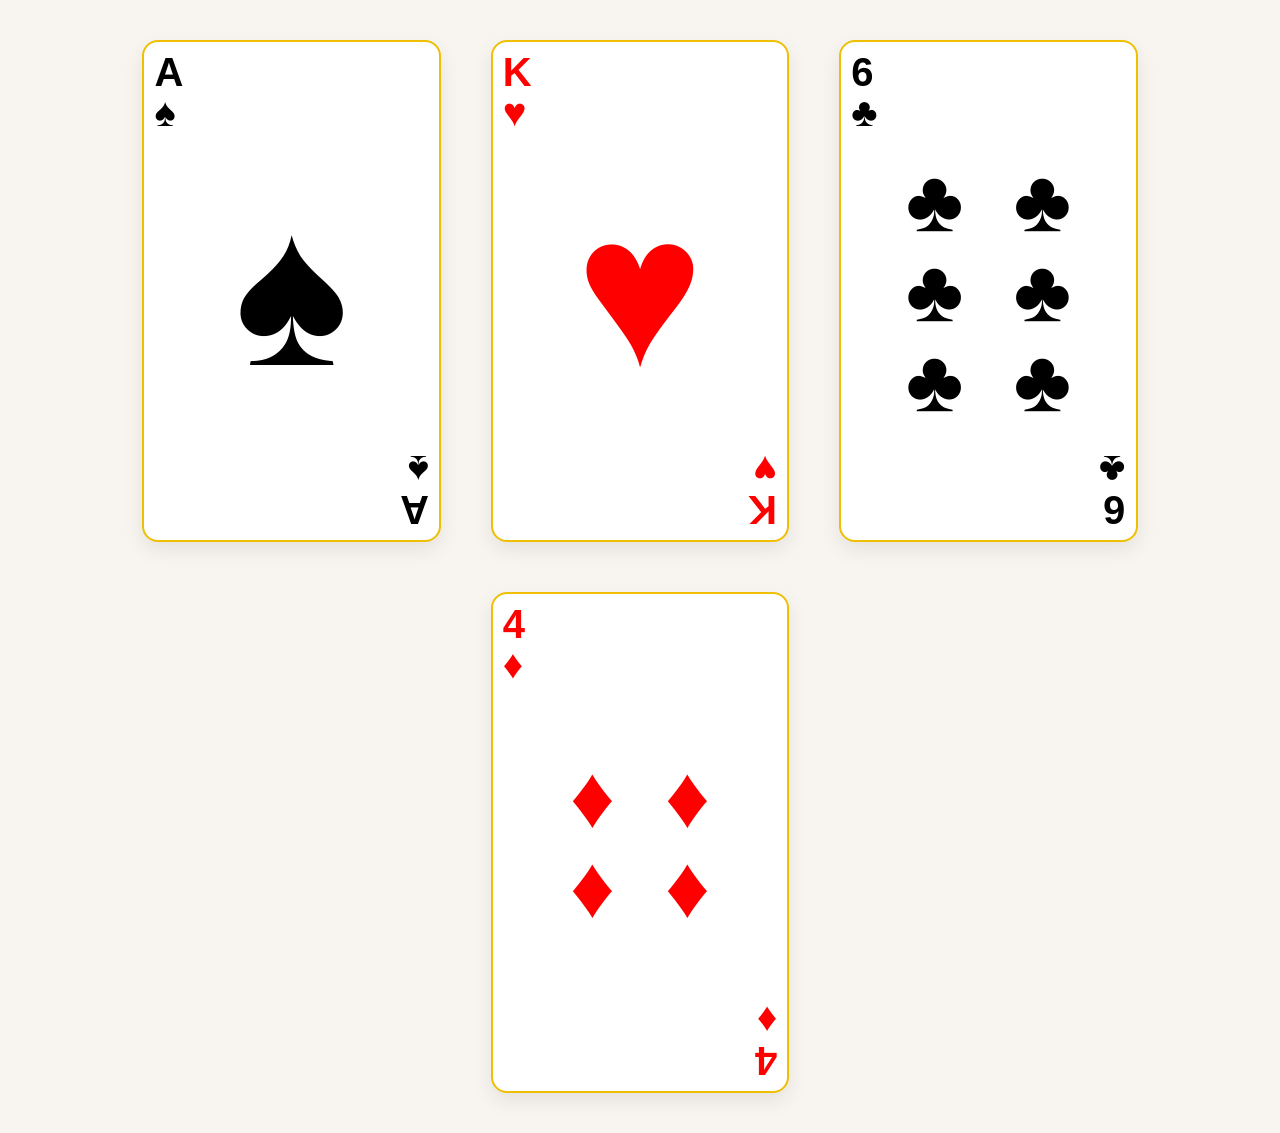
<file: experiments/playing-card-with-flexbox/index.html>
<!DOCTYPE html>
<html lang="en">
<head>
  <meta charset="UTF-8">
  <meta name="viewport" content="width=device-width, initial-scale=1.0">
  <title>Playing Cards</title>
  <link rel="stylesheet" href="styles.css">
</head>
<body>
  <main id="playing-cards">
    <div class="card">
      <div class="left">A<span>♠</span></div>
      <div class="middle">♠</div>
      <div class="right">A<span>♠</span></div>
    </div>
    <div class="red card">
      <div class="left">K<span>♥</span></div>
      <div class="middle">♥</div>
      <div class="right">K<span>♥</span></div>
    </div>
    <div class="card">
      <div class="left">6<span>♣</span></div>
      <div class="middle column" id="club6">♣<span>♣</span><span>♣</span><span>♣</span><span>♣</span><span>♣</span></div>
      <div class="right">6<span>♣</span></div>
    </div>
    <div class="red card">
      <div class="left">4<span>♦</span></div>
      <div class="middle column"><span>♦</span><span>♦</span><span>♦</span><span>♦</span></div>
      <div class="right">4<span>♦</span></div>
    </div>
  </main>
</body>
</html1q
</file>
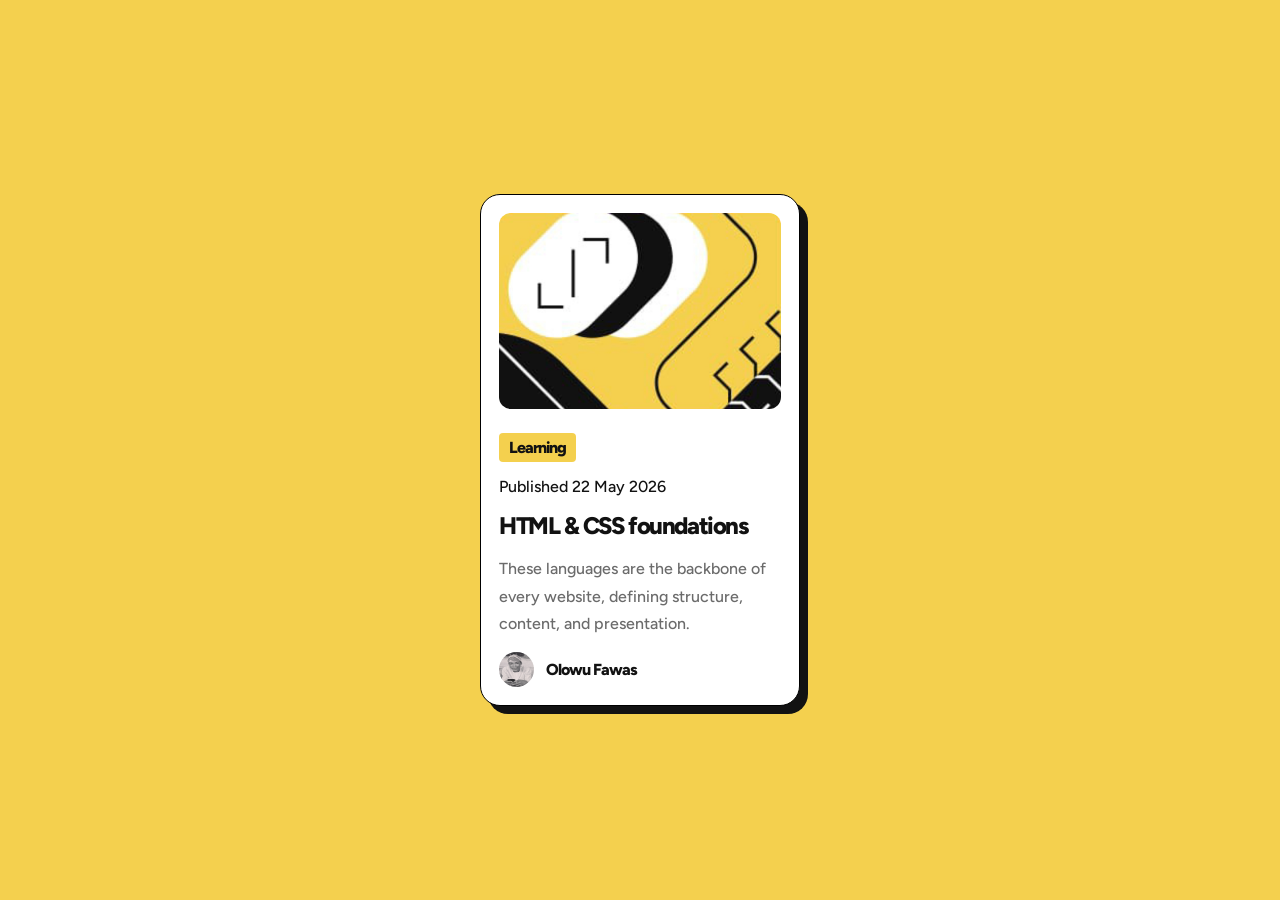
<file: frontend-mentor/blog-post-card/index.html>
<!DOCTYPE html>
<html lang="en">
<head>
  <meta charset="UTF-8">
  <meta name="viewport" content="width=device-width, initial-scale=1.0">
  <link rel="preconnect" href="https://fonts.googleapis.com">
<link rel="preconnect" href="https://fonts.gstatic.com" crossorigin>
<link href="https://fonts.googleapis.com/css2?family=Figtree:wght@300;400;500;600;700;800&display=swap" rel="stylesheet">
<link rel="icon" type="image/png" href="images/favicon.png">
  <link rel="stylesheet" href="styles.css">
  <title>Blog Page</title>
</head>
<body>
  <main>
    <img class="blog-image" src="images/blog-image.jpg" alt="Illustration representing a blog article">
    <p class="head-text">Learning</p>
    <p class="date">Published 22 May 2026</p>
    <h2>HTML & CSS foundations</h2>
    <p class="body-text">These languages are the backbone of every website, defining structure, content, and presentation.</p>
    <div class="profile-container">
      <img src="images/profile-image.jpg" alt="Profile photo of olowu fawas">
      <p class="profile-name">Olowu Fawas</p>
    </div>
  </main>
</body>
</html>
</file>
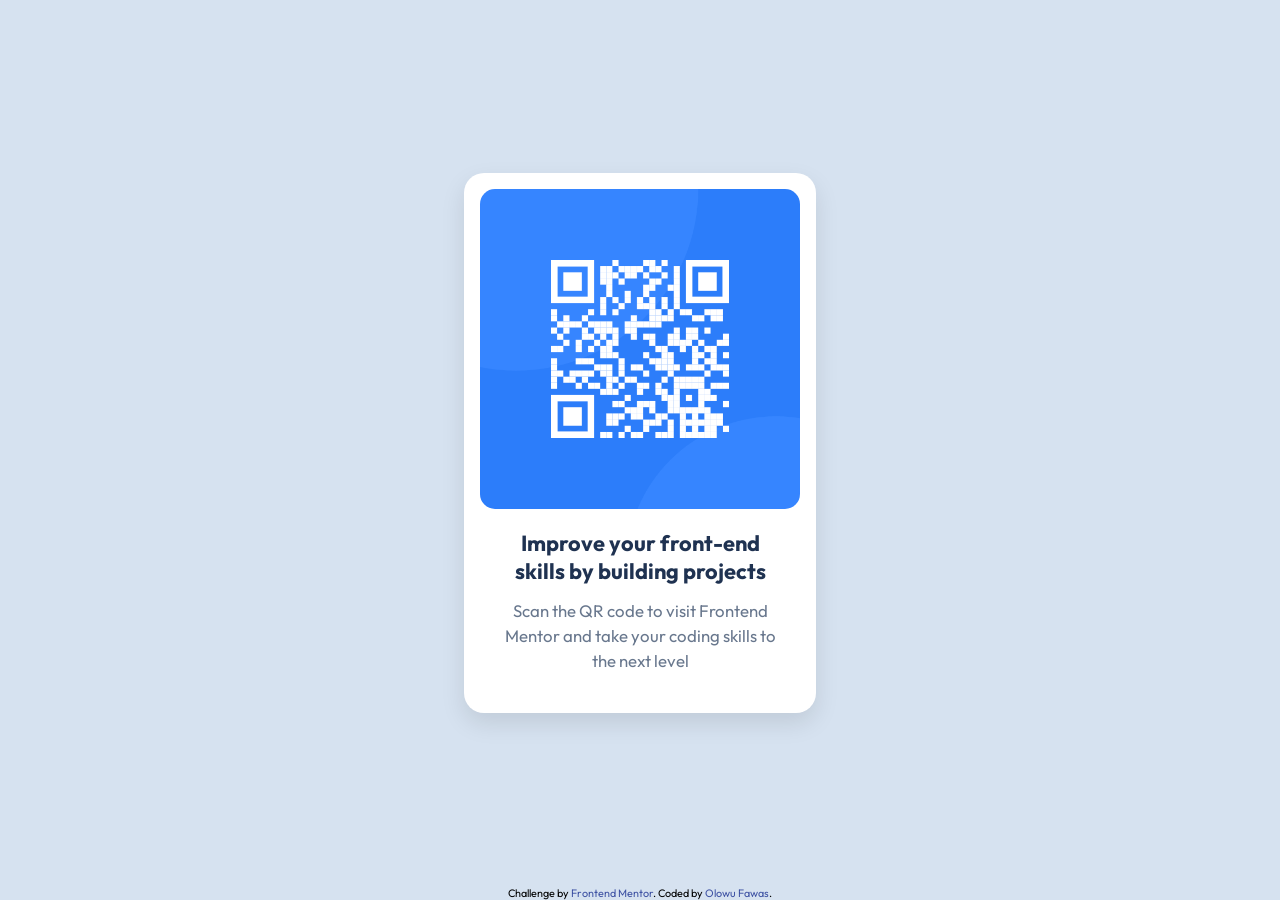
<file: frontend-mentor/qr-code/index.html>
<!DOCTYPE html>
<html lang="en">
<head>
  <meta charset="UTF-8">
  <meta name="viewport" content="width=device-width, initial-scale=1.0">
  <title>Frontend Mentor | Qr Code</title>
  <link rel="icon" type="image/png" sizes="32x32" href="./images/favicon-32x32.png">
  <link rel="stylesheet" href="styles.css">
  <link rel="preconnect" href="https://fonts.googleapis.com">
  <link rel="preconnect" href="https://fonts.gstatic.com" crossorigin>
  <link href="https://fonts.googleapis.com/css2?family=Outfit:wght@400;700&display=swap" rel="stylesheet">
</head>
<body>
  <main>
    <div class="container">
    <img
     src="./images/image-qr-code.png"
     alt="A Qr Code">
    <h1>Improve your front-end skills by building projects</h1>
    <p>Scan the QR code to visit Frontend Mentor and take your coding skills to the next level</p>
    </div>
  </main>
  <footer class="attribution">
    Challenge by <a href="https://www.frontendmentor.io?ref=challenge">Frontend Mentor</a>. 
    Coded by <a href="https://www.linkedin.com/in/sawy01" target="_blank" rel="noopener noreferrer">Olowu Fawas</a>.
  </footer>
</body>
</html>
</file>
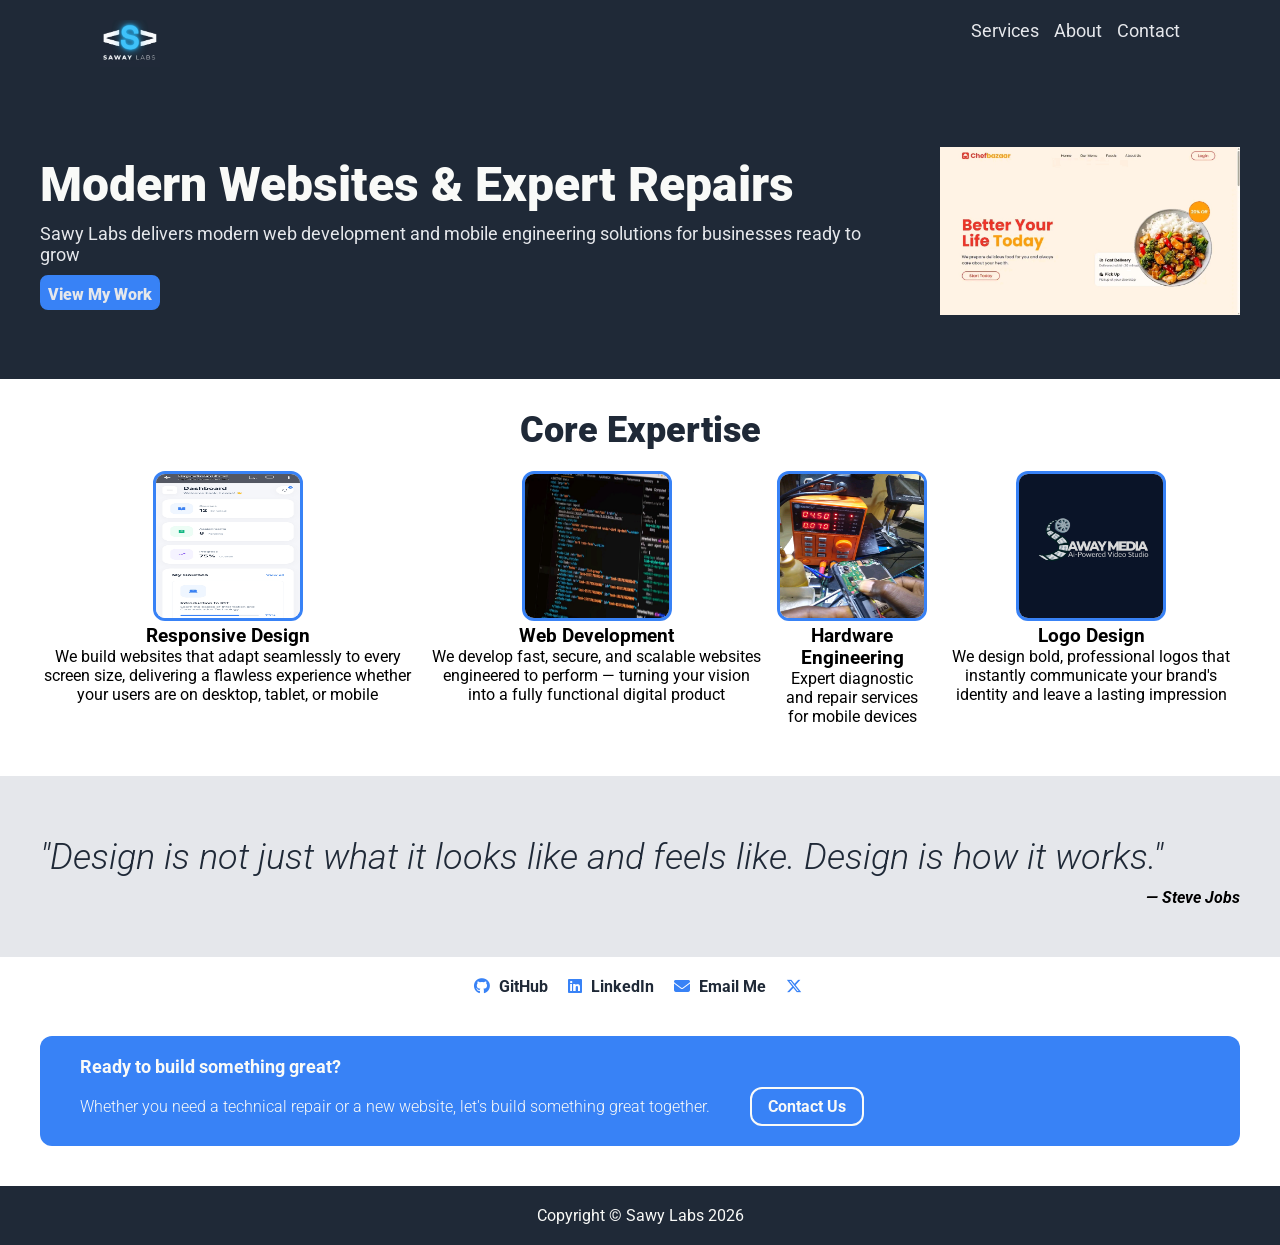
<file: personal-projects/landing-page/index.html>
<!DOCTYPE html>
<html lang="en">
<head>
  <meta charset="UTF-8">
  <meta name="viewport" content="width=device-width, initial-scale=1.0">
  <meta http-equiv="X-UA-Compatible" content="ie=edge">
  <title>Sawy Labs</title>
  <link rel="stylesheet" href="styles.css">
  <link rel="preconnect" href="https://fonts.googleapis.com">
  <link rel="preconnect" href="https://fonts.gstatic.com" crossorigin>
  <link href="https://fonts.googleapis.com/css2?family=Roboto:wght@100;300;400;500;700;900&display=swap" rel="stylesheet">
  <link rel="stylesheet" href="https://cdnjs.cloudflare.com/ajax/libs/font-awesome/6.5.0/css/all.min.css">
</head>
<body>
  <header class="header">
    <img class="logo" src="images/sawy-logo.png" alt="Sawy Labs Logo">
    <nav class="nav-link">
      <a href="#services">Services</a>
      <a href="#about">About</a>
      <a href="#contact">Contact</a>
    </nav>
  </header>
  <main>
    <section id="hero">
      <div class="hero-text">
        <h1>Modern Websites & Expert Repairs</h1>
        <p>Sawy Labs delivers modern web development and mobile engineering solutions for businesses ready to grow</p>
        <a class="btn" href="https://github.com/sawy01">View My Work</a>
      </div>
      <div class="hero-img">
        <img class="hero-mockup" src="images/design.jpg" alt="Hero mockup">
      </div>
    </section>

    <section id="services">
      <h2 class="services-title">Core Expertise</h2>
      <div class="services">
        <figure>
          <img src="images/responsive.jpg" alt="Responsive website">
          <h3>Responsive Design</h3>
          <figcaption>We build websites that adapt seamlessly to every screen size, delivering a flawless experience whether your users are on desktop, tablet, or mobile</figcaption>
        </figure>
        <figure>
          <img src="images/web-code.jpg" alt="Website code">
          <h3>Web Development</h3>
          <figcaption>We develop fast, secure, and scalable websites engineered to perform — turning your vision into a fully functional digital product</figcaption>
        </figure>
        <figure>
          <img src="images/repair.jpg" alt="Workstation">
          <h3>Hardware Engineering</h3>
          <figcaption>Expert diagnostic and repair services for mobile devices</figcaption>
        </figure>
        <figure>
          <img src="images/logo-design.png" alt="Logo design">
          <h3>Logo Design</h3>
          <figcaption>We design bold, professional logos that instantly communicate your brand's identity and leave a lasting impression</figcaption>
        </figure>
      </div>
    </section>

    <section id="quote">
      <blockquote>"Design is not just what it looks like and feels like. Design is how it works."</blockquote>
      <cite>— Steve Jobs</cite>
    </section>

    <section id="about">
      <h2>About Me</h2>
      <p>I am Olowu Fawas, the founder of Sawy Labs. My journey is a blend of two worlds: the precision of hardware engineering and the limitless creativity of frontend development.
        As a phone repair engineer, I learned how to diagnose complex problems and fix them with steady hands. Now, I am applying that same diagnostic mindset to the web, building responsive, high-performance interfaces while studying the impact of Technology.
        Whether I'm troubleshooting a circuit board or debugging a code, my goal is the same: to build technology that works flawlessly and looks beautiful.</p>
      </section> 
      <section id="contact">
        <a href="https://github.com/sawy01">
          <i class="fa-brands fa-github"></i> GitHub
        </a>
        <a href="https://www.linkedin.com/in/sawy01">
          <i class="fa-brands fa-linkedin"></i> LinkedIn
        </a>
        <a href="mailto:fawasadeyemi05@gmail.com">
          <i class="fa-solid fa-envelope"></i> Email Me 
        </a>
        <a href="https://x.com/sawyaljaafary">
          <i class="fa-brands fa-x-twitter"></i>
        </a>
    </section>

    <section id="cta">
      <div class="cta-box">
        <h4>Ready to build something great?</h4>
        <div>
          <p>Whether you need a technical repair or a new website, let's build something great together.</p>
          <a class="btn-outline" href="tel:08124932849">Contact Us</a>
        </div>
      </div>
    </section>
  </main>
  <footer>Copyright &copy; Sawy Labs 2026</footer>
</body>
</html>
</file>
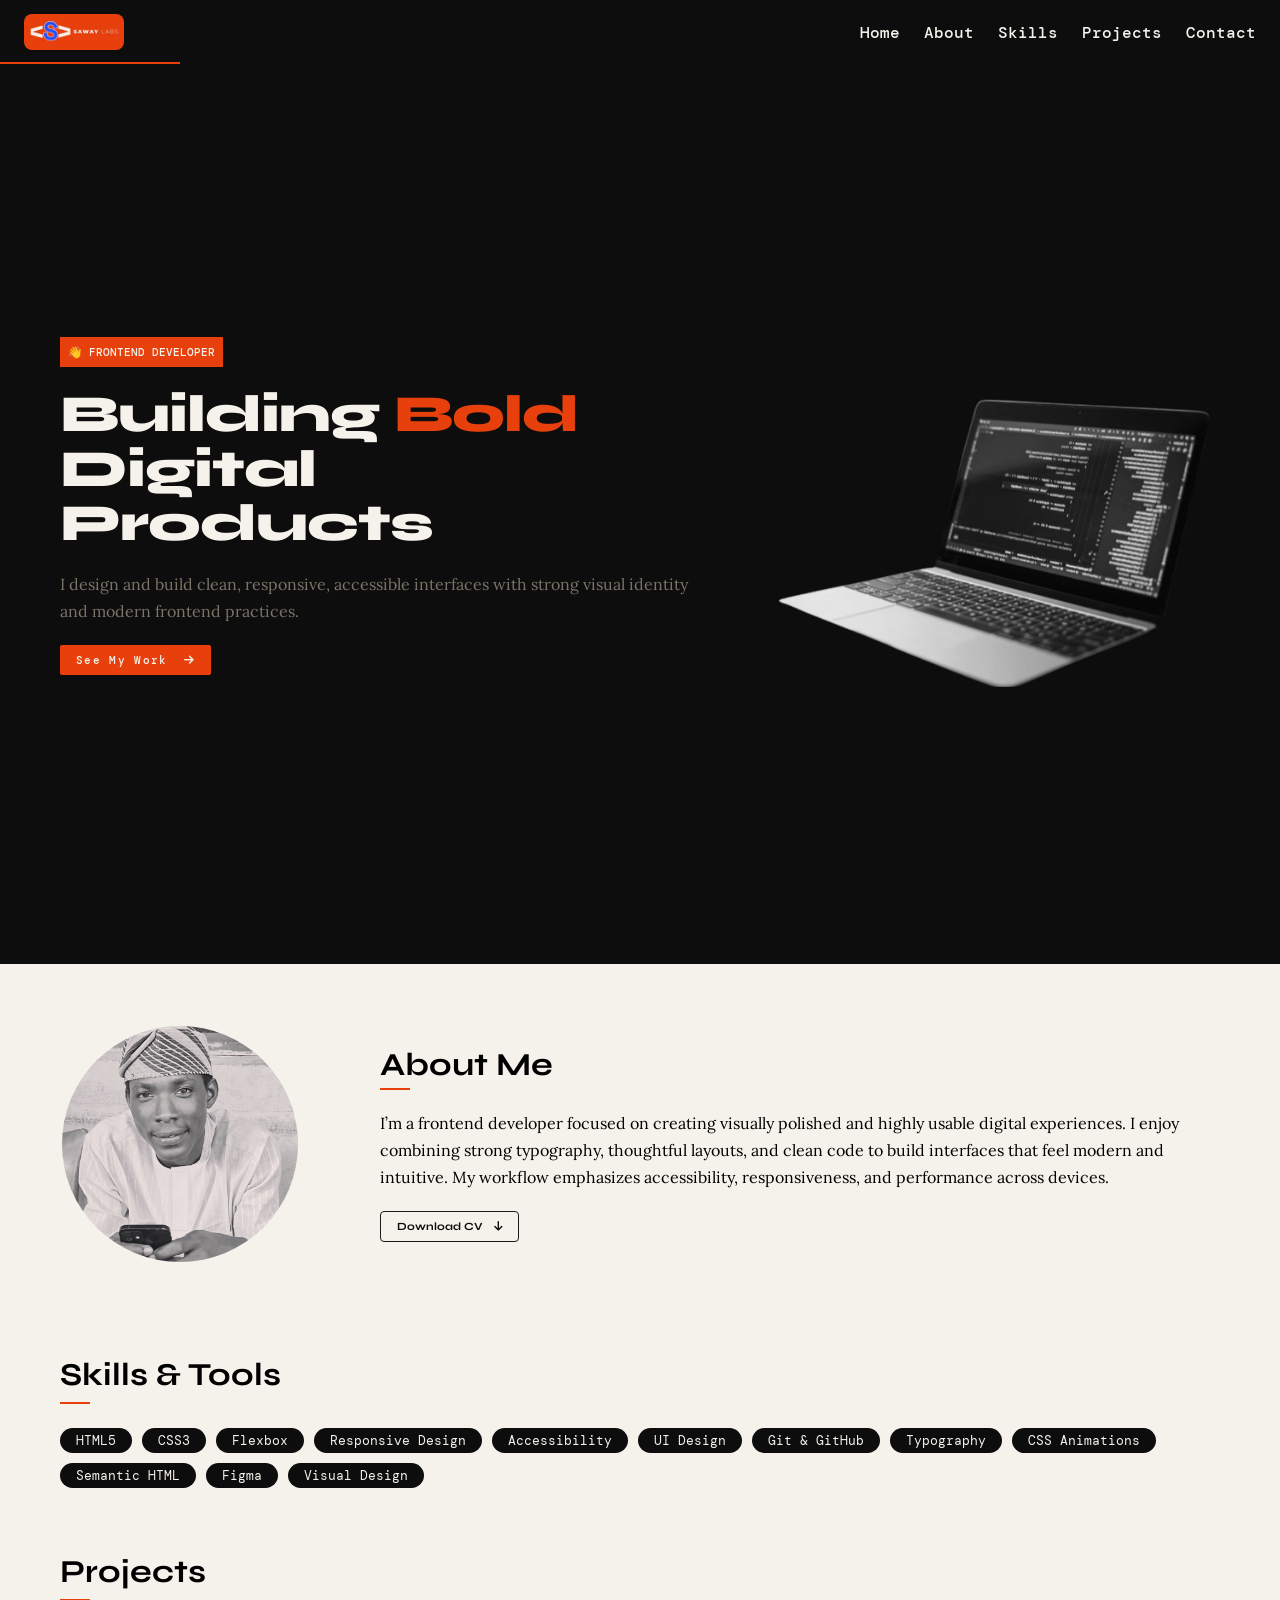
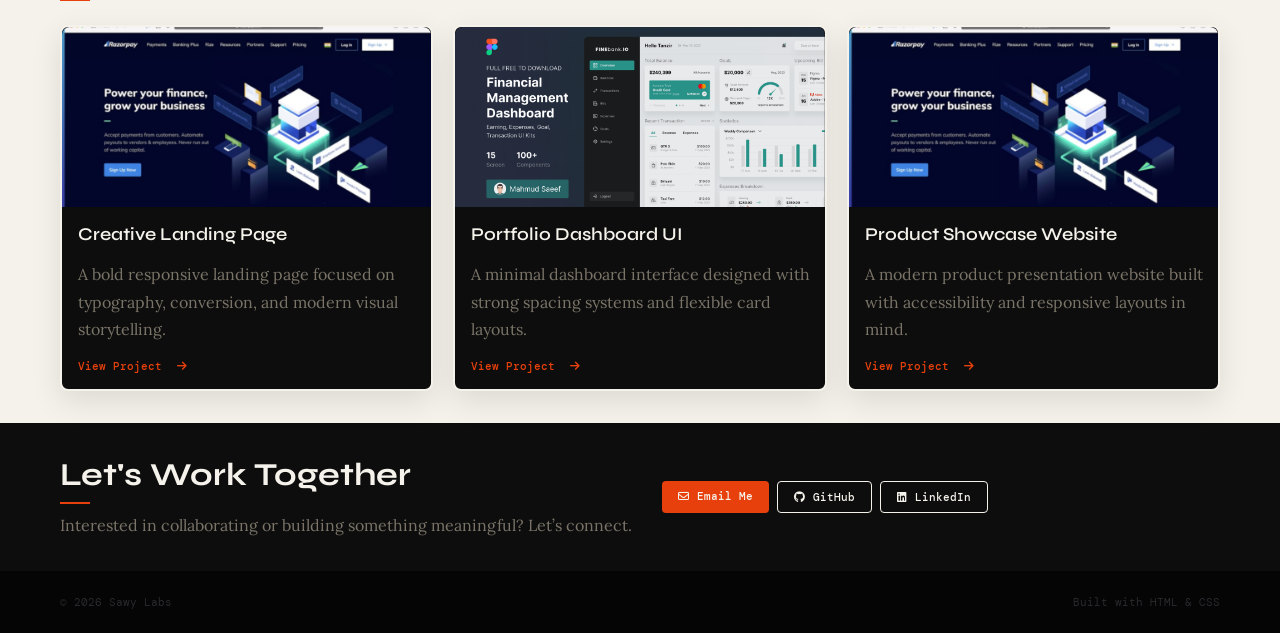
<file: personal-projects/sawy-landing-page/index.html>
<!DOCTYPE html>
<html lang="en">
<head>
  <meta charset="UTF-8">
  <meta name="viewport" content="width=device-width, initial-scale=1.0">
  <meta http-equiv="X-UA-Compatible" content="ie=edge">
  <title>Sawy Labs Landing Page</title>
  <link rel="stylesheet" href="https://cdnjs.cloudflare.com/ajax/libs/font-awesome/6.4.0/css/all.min.css">
  <link href="https://fonts.googleapis.com/css2?family=Syne:wght@400;600;700;800;900&family=DM+Mono:wght@400;500&family=Lora:ital,wght@0,400;0,600;1,400&display=swap" rel="stylesheet">
  <link rel="stylesheet" href="styles.css">
</head>
<body>
  <header>
    <img src="images/sawy-logo.png" alt="Sawy labs logo" class="logo">
    <nav aria-label="Main navigation">
      <a href="#" class="nav-link">Home</a>
      <a href="#about" class="nav-link">About</a>
      <a href="#skills" class="nav-link">Skills</a>
      <a href="#projects" class="nav-link">Projects</a>
      <a href="#contact" class="nav-link">Contact</a>
    </nav>
  </header>
  <main>
    <section class="hero" id="hero">
      <div class="hero-content">
       <span class="label">👋 FRONTEND DEVELOPER</span>
       <h1>Building <span>Bold</span> Digital Products</h1>
       <p>I design and build clean, responsive, accessible interfaces with strong visual identity and modern frontend practices.</p>
       <a href="https://github.com/sawy01">See My Work <i class="fa-solid fa-arrow-right" aria-hidden="true"></i></a>
      </div> 
      <img src="images/hero-image.png" alt="image of a laptop">
    </section>
    <section id="about">
      <img src="images/profile-image.jpg" alt="Image of Fawas the developer">
      <div class="about-text">
        <h2>About Me</h2>
        <hr>
        <p>I’m a frontend developer focused on creating visually polished and highly usable digital experiences. I enjoy combining strong typography, thoughtful layouts, and clean code to build interfaces that feel modern and intuitive. My workflow emphasizes accessibility, responsiveness, and performance across devices.</p>
        <a href="images/Fawas_CV.pdf">Download CV <i class="fa-solid fa-arrow-down" aria-hidden="true"></i></a>
      </div>
    </section>
    <section id="skills">
      <h2>Skills & Tools</h2>
      <hr>
      <div class="skills-chips">
       <span>HTML5</span>
       <span>CSS3</span>
       <span>Flexbox</span>
       <span>Responsive Design</span>
       <span>Accessibility</span>
       <span>UI Design</span>
       <span>Git & GitHub</span>
       <span>Typography</span>
       <span>CSS Animations</span>
       <span>Semantic HTML</span>
       <span>Figma</span>
       <span>Visual Design</span>
      </div>
    </section>
    <section id="projects">
      <h2>Projects</h2>
      <hr>
      <div class="projects-grid">
        <article class="card">
          <img src="images/project1-image.jpeg" alt="Image of project 1">
          <h3>Creative Landing Page</h3>
          <p>A bold responsive landing page focused on typography, conversion, and modern visual storytelling.</p>
          <a href="https://github.com/sawy01">View Project <i class="fa-solid fa-arrow-right" aria-hidden="true"></i></a>
        </article>
        <article class="card">
          <img src="images/project2-image.png" alt="Image of project 2">
          <h3>Portfolio Dashboard UI</h3>
          <p>A minimal dashboard interface designed with strong spacing systems and flexible card layouts.</p>
          <a href="https://github.com/sawy01">View Project <i class="fa-solid fa-arrow-right" aria-hidden="true"></i></a>
        </article>
        <article class="card">
          <img src="images/project1-image.jpeg" alt="Image of project 3">
          <h3>Product Showcase Website</h3>
          <p>A modern product presentation website built with accessibility and responsive layouts in mind.</p>
          <a href="https://github.com/sawy01">View Project <i class="fa-solid fa-arrow-right" aria-hidden="true"></i></a>
        </article>
      </div>
    </section>
    <section id="contact">
      <div class="contact-text">
        <h2>Let's Work Together</h2>
        <hr>
        <p>Interested in collaborating or building something meaningful? Let’s connect.</p>
      </div>
      <div class="contact-links">
        <a href="mailto:fawasadeyemi05@gmail.com"><i class="fa-regular fa-envelope" aria-hidden="true"></i>Email Me</a>
        <a href="https://github.com/sawy01"><i class="fa-brands fa-github" aria-hidden="true"></i>GitHub</a>
        <a href="https://www.linkedin.com/in/sawy01"><i class="fa-brands fa-linkedin" aria-hidden="true"></i>LinkedIn</a>
      </div>
    </section>
  </main>
  <footer>
    <p>&copy; 2026 Sawy Labs</p>
    <p>Built with HTML & CSS</p>
  </footer>
</body>
</html>
</file>
<file: experiments/playing-card-with-flexbox/styles.css>
* {
  margin: 0;
  box-sizing: border-box;
}

body {
  font-family: sans-serif;
}
#playing-cards {
  display: flex;
  justify-content: center;
  flex-wrap: wrap;
  gap: 50px;
  padding: 40px;
  background-color: #F8F5F0;
}

.card {
  display: flex;
  flex-direction: column;
  justify-content: space-between;
  align-items: stretch;
  border-radius: 16px;
  border: 2px solid #efbf04;
  padding: 10px;
  width: 18.65rem;
  height: 31.35rem;
  background-color: #ffffff;
  box-shadow: 0 8px 20px rgba(0,0,0,0.08);
}

.left {
  display: flex;
  flex-direction: column;
  align-self: flex-start;
  font-weight: 900;
  font-size: 2.5rem;
  line-height: 2.5rem;
}

.middle:not(.column) {
  display: flex;
  flex-direction: column;
  justify-content: center;
  align-self: center;
  font-size: 13.5rem;
}

.middle:is(.column) {
  display: flex;
  flex-flow: row wrap;
  justify-content: center;
  align-self: center;
  gap: 50px;
  padding: 4px 20px;
  font-size: 5.5rem;
  line-height: 2.5rem;
}

.right {
  display: flex;
  flex-direction: column;
  align-self: flex-end;
  font-weight: 900;
  font-size: 2.5rem;
  line-height: 2.5rem;
  transform: rotate(180deg);
}

.red {
  color: red;
}

.card:hover {
  transform: scale(1.05);
  box-shadow: 0 12px 30px black;
}
</file>
<file: frontend-mentor/blog-post-card/styles.css>
*{
  box-sizing: border-box;
  margin: 0;
  padding: 0;
}

body {
  font-family: 'Figtree', sans-serif;
  background-color: hsl(47, 88%, 63%);
  font-size: 16px;
  display: flex;
  justify-content: center;
  align-items: center;
  min-height: 100vh;
}

main {
  width: 90%;
  max-width: 320px;
  padding: 18px;
  background-color: hsl(0, 0%, 100%);
  border-radius: 20px;
  border: 1px solid #000;
  box-shadow: 8px 8px hsl(0, 0%, 7%);
  transition: transform 0.3s ease;
}

main:hover {
  transform: translateY(-5px);
}

.blog-image {
  width: 100%;
  height: auto;
  border-radius: 12px;
}

.head-text {
  width: fit-content;
  font-weight: 800;
  letter-spacing: -0.06em;
  padding: 5px 10px;
  margin: 20px 0 15px;
  border-radius: 4px;
  color: hsl(0, 0%, 7%);
  background-color: hsl(47, 88%, 63%);
}

.date {
  color: hsl(0, 0%, 7%);
  font-weight: 500;
  margin-bottom: 15px;
}

h2 {
  color: hsl(0, 0%, 7%);
  font-weight: 800;
  letter-spacing: -0.06em;
  margin-bottom: 15px;
}

h2:hover {
  color: hsl(47, 88%, 63%);
  cursor: pointer;
}

.body-text {
  color: hsl(0, 0%, 42%);
  font-weight: 500;
  line-height: 1.7;
  margin-bottom: 15px;
}

.profile-container {
  display: flex;
  align-items: center;
  gap: 12px;
}

.profile-container img {
  width: 35px;
  height: 35px;
  border-radius: 50%;
}

.profile-name {
  color: hsl(0, 0%, 7%);
  font-weight: 800;
  letter-spacing: -0.06em;
}
</file>
<file: frontend-mentor/qr-code/styles.css>
body {
  background-color: hsl(212, 45%, 89%);
  font-size: 15px;
  font-family: 'Outfit', sans-serif;
  display: flex;
  flex-direction: column;
  justify-content: center;
  align-items: center;
  min-height: 100vh;
  margin: 0;
}

main {
  flex: 1;
  display: flex;
  justify-content: center;
  align-items: center;
  padding: 30px;
}

.container {
  display: flex;
  flex-direction: column;
  align-items: center;
  text-align: center;
  padding: 16px;
  border-radius: 20px;
  background-color: hsl(0, 0%, 100%);
  box-shadow: 0 10px 25px rgba(0,0,0,0.1);
  max-width: 320px;
  width: 100%;
  margin: 0 auto;
}

.container img {
  max-width: 100%;
  border-radius: 15px;
  margin-bottom: 20px;
}

h1 {
  font-weight: 700;
  font-size: 1.365rem;
  line-height: 1.3;
  margin: 0 16px 12px;
  color: hsl(218, 44%, 22%);
}

p {
  font-size: 1.05rem;
  line-height: 1.5;
  font-weight: 400;
  color: hsl(216, 15%, 48%);
  margin: 0  16px 24px;
}

.attribution {
  font-size: 0.678rem;
  text-align: center;
}

.attribution a {
  color: hsl(228, 45%, 44%);
  text-decoration: none;
}
</file>
<file: personal-projects/landing-page/styles.css>
* {
  box-sizing: border-box;
  padding: 0;
  margin: 0;
}

body {
  font-family: 'Roboto', Arial, sans-serif;
}

.header {
  display: flex;
  justify-content: space-between;
  padding: 20px 100px;
  background-color: #1f2937;
}

.header img {
  width: 60px;
  height: auto;
}

.nav-link {
  display: flex;
  gap: 15px;
}

.nav-link a {
  text-decoration: none;
  font-size: 18px;
  color: #e5e7eb;
}

#hero {
  display: flex;
  justify-content: space-between;
  align-items: center;
  gap: 40px;
  padding: 60px 40px;
  background-color: #1f2937;
}

.hero-text {
  display: flex;
  flex-direction: column;
  gap: 10px;
}

.hero-text h1 {
  font-size: 48px;
  font-weight: 900;
  color: #f9faf8;
}

.hero-text p {
  font-size: 18px;
  color: #e5e7eb;
}

.hero-img img {
  width: 300px;
  height: auto;
}

.btn {
  display: inline-block;
  text-decoration: none;
  color: #e5e7eb;
  font-weight: 900;
  background-color: #3882f6;
  width: 120px;
  height: 35px;
  line-height: 35px;
  text-align: center;
  border-radius: 8px;
  border: 2px solid #3882f5;
}

.btn:hover {
  transform: scale(1.03);
  background-color: #3882b5;
}

#services {
  display: flex;
  flex-direction: column;
  align-items: center;
  gap: 20px;
  padding: 30px 40px 50px;
}

#services h2 {
  font-size: 36px;
  font-weight: 900;
  color: #1f2937;
}

.services {
  display: flex;
  justify-content: space-evenly;
  gap: 15px;
}

.services figure {
  text-align: center;
}

.services figure img {
  width: 150px;
  height: 150px;
  border: 3px solid #3882f6;
  border-radius: 12px;
}

#quote {
  display: flex;
  flex-direction: column;
  gap: 10px;
  padding: 60px 40px 50px;
  background-color: #e5e7eb;
}

#quote blockquote {
  font-size: 36px;
  font-weight: 300;
  font-style: italic;
  color: #1f2937;
}

#quote cite {
  align-self: flex-end;
  font-weight: 700;
}

#about {
  display: none;
  padding: 50px 60px;
}

#about:target {
  display: block;
}

#about h2 {
  font-size: 36px;
  font-weight: 900;
  text-align: center;
  padding-bottom: 10px;
}

#about p {
  text-align: center;
  font-weight: 300;
  line-height: 1.3;
}

#contact {
  display: flex;
  justify-content: center;
  gap: 20px;
  padding: 20px 0 0;
}

#contact a {
  text-decoration: none;
  font-weight: 700;
  color: #1f2937;
}

#contact a i {
  margin-right: 5px;
  color: #3882f6;
}

#contact a:hover {
  color: #3882f6;
}

.cta-box {
  display: flex;
  flex-direction: column;
  padding: 20px 40px;
  margin: 40px;
  background-color: #3882f6;
  border-radius: 12px;
}

.cta-box div {
  display: flex;
  align-items: center;
  gap: 40px;
}

.cta-box h4 {
  color: #f9faf8;
  font-size: 18px;
  font-weight: 700;
  padding-bottom: 10px;
}

.cta-box p {
  color: #f9faf8;
  font-weight: 300;
}

.btn-outline {
  display: inline-block;
  text-decoration: none;
  color: #f9faf8;
  font-weight: 700;
  white-space: nowrap;
  padding: 8px 16px;
  border-radius: 12px;
  border: 2px solid #f9faf8;
}

.btn-outline:hover {
  background-color: #f9faf8;
  color: #3882f6;
}

footer {
  padding: 20px;
  background-color: #1f2937;
  color: #f9faf8;
  text-align: center;
}
</file>
<file: personal-projects/sawy-landing-page/styles.css>
*{
  box-sizing: border-box;
  margin: 0;
  padding: 0;
}

body {
  font-family: 'Lora', serif;
}

header {
  display: flex;
  justify-content: space-between;
  align-items: center;
  height: 64px;
  padding:  0px 24px;
  background-color: #0d0d0d;
  border-bottom: none;
  position: sticky;
  top: 0;
  z-index: 100;
}

header::after {
  content: '';
  position: absolute;
  bottom: 0;
  left: 0;
  width: 180px;
  height: 2px;
  background: #e8400c;
}

.logo {
  border-radius: 8px;
  width: 100px;
  height: auto;
}

nav {
  display: flex;
  align-items: center;
  gap: 24px;
}

nav a {
  text-decoration: none;
  color: #f5f2eb;
  font-family: 'DM Mono', monospace;
  font-weight: 500;
}

nav a:hover {
  padding-bottom: 8px;
  color: #e8400c;
  border-bottom: 2px solid #e8400c;
}

.hero {
  display: flex;
  justify-content: space-between;
  align-items: center;
  overflow: hidden;
  height: 100vh;
  padding: 48px 60px;
  background-color: #0d0d0d;
}

.hero img {
  width: 45%;
  max-height: 80vh;
  object-fit: cover;
  border-radius: 8px;
  display: block;
}

.hero-content {
  display: flex;
  flex-direction: column;
  justify-content: center;
  gap: 20px;
}

.hero-content .label {
  font-family: 'DM Mono', monospace;
  font-size: 11px;
  font-weight: 500;
  width: fit-content;
  color: #f5f2eb;
  background-color: #e8400c;
  padding: 8px;
  text-transform: uppercase;
}

h1 {
  font-family: 'Syne', sans-serif;
  font-size: 52px;
  font-weight: 800;
  color: #f5f2eb;
  line-height: 1.05;
  letter-spacing: -0.02em;
}

h1 span {
  color: #e8400c;
}

.hero-content p {
  font-family: 'Lora', serif;
  font-size: 16px;
  font-weight: 400;
  color: #7a7468;
  line-height: 1.7;
}

.hero-content a {
  text-decoration: none;
  font-family: 'DM Mono', monospace;
  font-size: 11px;
  font-weight: 500;
  letter-spacing: 0.12em;
  padding: 8px 16px;
  text-align: center;
  width: fit-content;
  color: #f5f2eb;
  background-color: #e8400c;
  border-radius: 2px;
  margin-bottom: 16px;
  transition: all 0.3s ease;
}

.hero-content a i {
  padding-left: 8px;
}

.hero-content a:hover {
  background-color: #e84f1a;
  transform: scale(1.03);
}

#about {
  display: flex;
  align-items: center;
  gap: 80px;
  padding: 60px;
  background-color: #f5f2eb;
}

#about img {
  border-radius: 50%;
  width: 240px;
  height: 240px;
  object-fit: cover;
  flex-shrink: 0;
  border: 2px double #f5f2eb;
}

.about-text {
  display: flex;
  flex-direction: column;
  justify-content: flex-start;
  gap: 20px;
}

.about-text h2 {
  font-family: 'Syne', sans-serif;
  font-size: 32px;
  font-weight: 700;
  line-height: 1.2;
}

.about-text hr {
  width: 30px;
  height: 2px;
  border: none;
  margin-top: -16px;
  background-color: #e8400c;
}

.about-text p {
  font-family: 'Lora', serif;
  font-size: 16px;
  font-weight: 400;
  line-height: 1.7;
}

.about-text a {
  text-decoration: none;
  width: fit-content;
  padding: 8px 16px;
  text-align: center;
  color: #0d0d0d;
  border: 1px solid #1a1a1a;
  border-radius: 4px;
  font-family: 'Syne', sans-serif;
  font-size: 11px;
  font-weight: 700;
  transition: all 0.3s ease;
}

.about-text a i {
  padding-left: 8px;
}

.about-text a:hover {
  background-color: #0d0d0d;
  color: #f5f2eb;
}

#skills {
  display: flex;
  flex-direction: column;
  justify-content: flex-start;
  gap: 24px;
  padding: 32px 60px;
  background-color: #f5f2eb;
}

#skills h2 {
  font-family: 'Syne', sans-serif;
  font-size: 32px;
  font-weight: 700;
  line-height: 1.2;
}

#skills hr {
  width: 30px;
  height: 2px;
  border: none;
  margin-top: -16px;
  background-color: #e8400c;
}

.skills-chips {
  display: flex;
  gap: 10px;
  flex-wrap: wrap;
}

.skills-chips span {
  width: fit-content;
  padding: 4px 16px;
  font-family: 'DM Mono', monospace;
  font-size: 13px;
  font-weight: 400;
  color: #f5f2eb;
  background-color: #0d0d0d;
  border-radius: 16px;
  transition: transform 0.3s ease;
}

.skills-chips span:hover {
  transform: scale(1.03);
  box-shadow: 0 10px 30px rgba(0, 0, 0, 0.1);
}

#projects {
  display: flex;
  flex-direction: column;
  gap: 24px;
  padding: 32px 60px;
  background-color: #f5f2eb;
}

#projects h2 {
  font-family: 'Syne', sans-serif;
  font-size: 32px;
  font-weight: 700;
}

#projects hr {
  width: 30px;
  height: 2px;
  margin-top: -16px;
  border: none;
  background-color: #e8400c;
}

.projects-grid {
  display: flex;
  flex-wrap: wrap;
  align-items: center;
  gap: 20px;
}

.card {
  display: flex;
  flex-direction: column;
  gap: 16px;
  flex: 1;
  min-width: 260px;
  overflow: hidden;
  background-color: #0d0d0d;
  border: 2px solid #f5f2eb;
  border-radius: 8px;
  box-shadow: 0 10px 30px rgba(0, 0, 0, 0.1);
  padding-bottom: 16px;
  transition: transform 0.3s ease, box-shadow 0.3s ease;
}

.card:hover {
  transform: translateY(-6px);
  box-shadow: 0 20px 48px rgba(0, 0, 0, 0.2);
}

.card img {
  width: 100%;
  height: 180px;
  object-fit: cover;
  border-radius: 8px 8px 0 0;
  display: block;
}

.card h3 {
  font-family: 'Syne', sans-serif;
  font-size: 18px;
  font-weight: 600;
  color: #f5f2eb;
  padding: 0 8px 0 16px;
}

.card p {
  font-family: 'Lora', serif;
  font-size: 16px;
  font-weight: 400;
  line-height: 1.7;
  color: #7a7468;
  padding: 0 8px 0 16px;
}

.card a {
  text-decoration: none;
  font-family: 'DM Mono', monospace;
  font-size: 11px;
  font-weight: 500;
  color: #e8400c;
  padding: 0 8px 0 16px;
}

.card a:hover {
  color: #e84f1a;
}

.card a i {
  padding-left: 8px;
}

#contact {
  display: flex;
  align-items: center;
  gap: 30px;
  padding: 32px 60px;
  background-color: #0d0d0d;
}

.contact-text {
  display: flex;
  flex-direction: column;
  gap: 8px;
}

.contact-text h2 {
  font-family: 'Syne', sans-serif;
  font-size: 32px;
  font-weight: 700;
  color: #f5f2eb;
}

.contact-text hr {
  width: 30px;
  height: 2px;
  border: none;
  background-color: #e8400c;
}

.contact-text p {
  font-family: 'Lora', serif;
  font-size: 16px;
  font-weight: 400;
  line-height: 1.7;
  color: #7a7468;
}

.contact-links {
  display: flex;
  flex-flow: row wrap;
  gap: 8px;
}

.contact-links a {
  font-family: 'DM Mono', monospace;
  font-size: 11px;
  font-weight: 500;
  text-decoration: none;
  padding: 8px 16px;
  color: #f5f2eb;
  border-radius: 4px;
  border: 1px solid #f5f2eb;
  transition: transform 0.3s ease;
}

.contact-links a[href^=mailto] {
  background-color: #e8400c;
  border: none;
}

.contact-links a:hover {
  background-color: #e84f1a;
  transform: scale(1.03);
}

.contact-links i {
  padding-right: 8px;
}

footer {
  display: flex;
  justify-content: space-between;
  align-items: center;
  background-color: #050505;
  padding: 24px 60px;
}

footer p {
  font-family: 'DM Mono', monospace;
  font-size: 11px;
  color: #2a2a2f;
}
</file>
